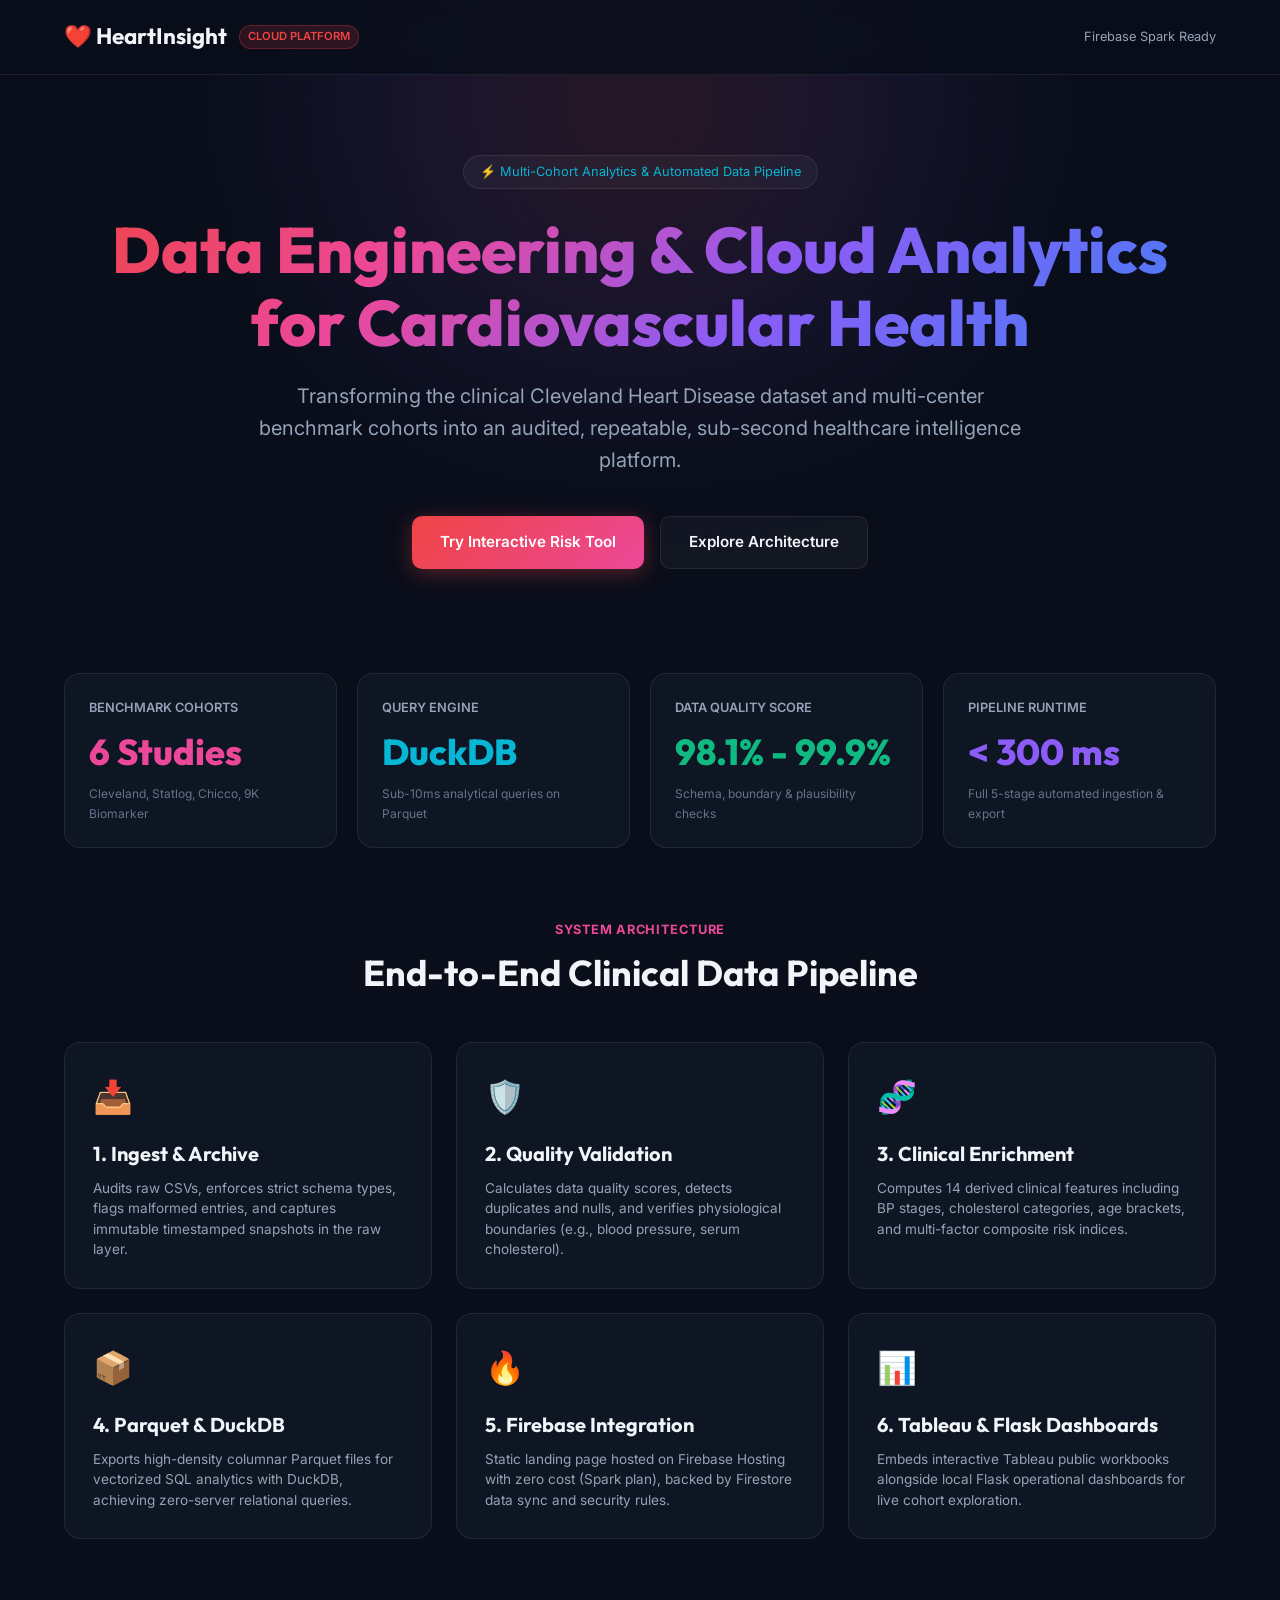
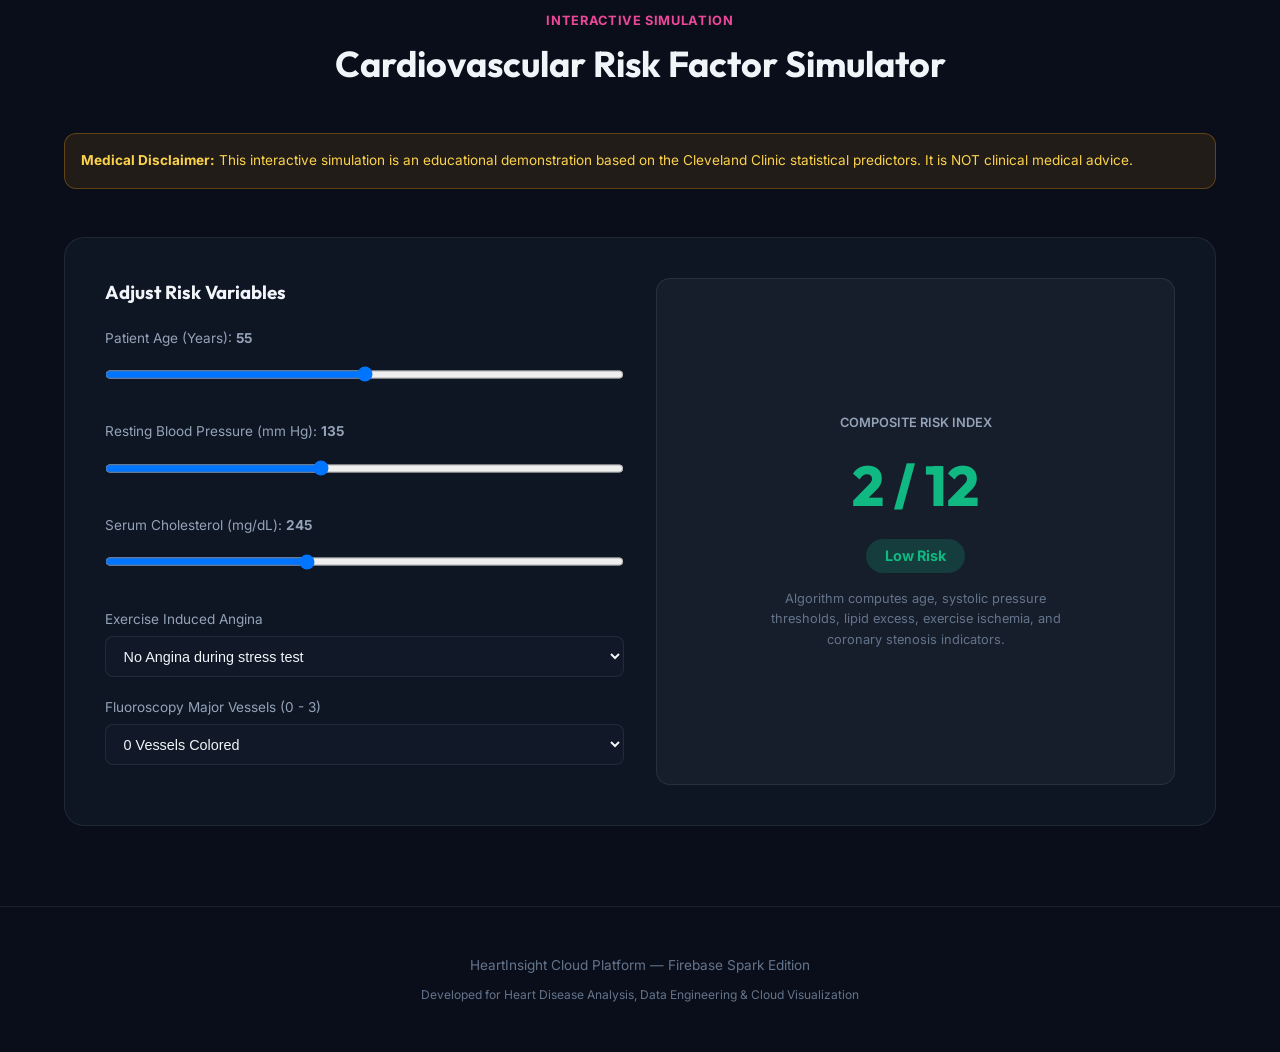
<file: HeartDisease/firebase/public/index.html>
<!DOCTYPE html>
<html lang="en">
<head>
    <meta charset="UTF-8">
    <meta name="viewport" content="width=device-width, initial-scale=1.0">
    <title>HeartInsight — Cloud Cardiovascular Analytics & Data Engineering Platform</title>
    <meta name="description" content="HeartInsight is a cloud-connected healthcare analytics and data engineering platform combining automated ETL pipelines, DuckDB analytical SQL, and interactive cardiology dashboards.">
    
    <!-- Google Fonts -->
    <link rel="preconnect" href="https://fonts.googleapis.com">
    <link rel="preconnect" href="https://fonts.gstatic.com" crossorigin>
    <link href="https://fonts.googleapis.com/css2?family=Inter:wght@300;400;500;600;700&family=Outfit:wght@400;600;700;800&display=swap" rel="stylesheet">

    <style>
        :root {
            --bg-primary: #0a0e1a;
            --bg-secondary: #111827;
            --bg-card: rgba(17, 24, 39, 0.75);
            --bg-glass: rgba(255, 255, 255, 0.04);
            --text-primary: #f1f5f9;
            --text-secondary: #94a3b8;
            --text-muted: #64748b;
            --accent-red: #ef4444;
            --accent-pink: #ec4899;
            --accent-purple: #8b5cf6;
            --accent-blue: #3b82f6;
            --accent-cyan: #06b6d4;
            --accent-green: #10b981;
            --accent-amber: #f59e0b;
            --gradient-hero: linear-gradient(135deg, #ef4444 0%, #ec4899 30%, #8b5cf6 60%, #3b82f6 100%);
            --gradient-card: linear-gradient(135deg, rgba(239, 68, 68, 0.1) 0%, rgba(139, 92, 246, 0.1) 100%);
            --border-color: rgba(255, 255, 255, 0.08);
            --font-heading: 'Outfit', sans-serif;
            --font-body: 'Inter', sans-serif;
        }

        * {
            margin: 0;
            padding: 0;
            box-sizing: border-box;
        }

        body {
            font-family: var(--font-body);
            background-color: var(--bg-primary);
            color: var(--text-primary);
            line-height: 1.6;
            overflow-x: hidden;
        }

        /* Ambient Glow Background */
        .ambient-glow {
            position: fixed;
            top: -200px;
            left: 50%;
            transform: translateX(-50%);
            width: 800px;
            height: 600px;
            background: radial-gradient(circle, rgba(239, 68, 68, 0.15) 0%, rgba(139, 92, 246, 0.1) 50%, transparent 80%);
            filter: blur(80px);
            z-index: -1;
            pointer-events: none;
        }

        /* Container */
        .container {
            max-width: 1200px;
            margin: 0 auto;
            padding: 0 1.5rem;
        }

        /* Navigation */
        nav {
            height: 75px;
            border-bottom: 1px solid var(--border-color);
            background: rgba(10, 14, 26, 0.85);
            backdrop-filter: blur(12px);
            position: sticky;
            top: 0;
            z-index: 100;
        }
        .nav-inner {
            display: flex;
            justify-content: space-between;
            align-items: center;
            height: 100%;
        }
        .brand {
            display: flex;
            align-items: center;
            gap: 0.75rem;
            text-decoration: none;
            color: var(--text-primary);
            font-family: var(--font-heading);
            font-size: 1.4rem;
            font-weight: 700;
        }
        .brand-pill {
            background: rgba(239, 68, 68, 0.15);
            color: var(--accent-red);
            font-size: 0.7rem;
            padding: 0.15rem 0.5rem;
            border-radius: 9999px;
            border: 1px solid rgba(239, 68, 68, 0.3);
            text-transform: uppercase;
            font-family: var(--font-body);
            font-weight: 600;
        }

        /* Hero */
        .hero {
            padding: 5rem 0 3rem;
            text-align: center;
        }
        .hero-badge {
            display: inline-flex;
            align-items: center;
            gap: 0.5rem;
            background: var(--bg-glass);
            border: 1px solid var(--border-color);
            padding: 0.35rem 1rem;
            border-radius: 9999px;
            font-size: 0.8rem;
            color: var(--accent-cyan);
            margin-bottom: 1.5rem;
        }
        h1 {
            font-family: var(--font-heading);
            font-size: clamp(2.5rem, 5vw, 4rem);
            font-weight: 800;
            line-height: 1.15;
            background: var(--gradient-hero);
            -webkit-background-clip: text;
            -webkit-text-fill-color: transparent;
            margin-bottom: 1.25rem;
        }
        .hero-subtitle {
            font-size: clamp(1rem, 2vw, 1.25rem);
            color: var(--text-secondary);
            max-width: 780px;
            margin: 0 auto 2.5rem;
        }
        .hero-actions {
            display: flex;
            gap: 1rem;
            justify-content: center;
            flex-wrap: wrap;
        }
        .btn {
            padding: 0.85rem 1.75rem;
            border-radius: 10px;
            font-weight: 600;
            text-decoration: none;
            transition: all 0.25s ease;
            font-size: 0.95rem;
            display: inline-flex;
            align-items: center;
            gap: 0.5rem;
        }
        .btn-primary {
            background: linear-gradient(135deg, #ef4444, #ec4899);
            color: white;
            box-shadow: 0 4px 20px rgba(239, 68, 68, 0.35);
        }
        .btn-primary:hover {
            transform: translateY(-2px);
            box-shadow: 0 6px 25px rgba(239, 68, 68, 0.5);
        }
        .btn-secondary {
            background: var(--bg-glass);
            border: 1px solid var(--border-color);
            color: var(--text-primary);
        }
        .btn-secondary:hover {
            background: rgba(255, 255, 255, 0.08);
            border-color: rgba(255, 255, 255, 0.2);
        }

        /* KPI Grid */
        .kpi-grid {
            display: grid;
            grid-template-columns: repeat(auto-fit, minmax(220px, 1fr));
            gap: 1.25rem;
            margin: 3.5rem 0;
        }
        .kpi-card {
            background: var(--bg-card);
            border: 1px solid var(--border-color);
            border-radius: 16px;
            padding: 1.5rem;
            backdrop-filter: blur(16px);
            position: relative;
            overflow: hidden;
            transition: transform 0.2s ease, border-color 0.2s ease;
        }
        .kpi-card:hover {
            transform: translateY(-3px);
            border-color: rgba(239, 68, 68, 0.3);
        }
        .kpi-title {
            font-size: 0.8rem;
            text-transform: uppercase;
            font-weight: 600;
            color: var(--text-secondary);
        }
        .kpi-value {
            font-size: 2.25rem;
            font-family: var(--font-heading);
            font-weight: 800;
            margin: 0.25rem 0;
        }
        .kpi-desc {
            font-size: 0.75rem;
            color: var(--text-muted);
        }

        /* Section Headings */
        .section-header {
            text-align: center;
            margin: 4.5rem 0 2.5rem;
        }
        .section-tag {
            color: var(--accent-pink);
            font-size: 0.8rem;
            font-weight: 700;
            text-transform: uppercase;
            letter-spacing: 0.05em;
        }
        .section-title {
            font-family: var(--font-heading);
            font-size: 2.25rem;
            font-weight: 700;
            margin-top: 0.25rem;
        }

        /* Architecture Section */
        .arch-grid {
            display: grid;
            grid-template-columns: repeat(auto-fit, minmax(300px, 1fr));
            gap: 1.5rem;
        }
        .arch-card {
            background: var(--bg-card);
            border: 1px solid var(--border-color);
            border-radius: 16px;
            padding: 1.75rem;
            backdrop-filter: blur(12px);
        }
        .arch-icon {
            font-size: 2rem;
            margin-bottom: 1rem;
        }
        .arch-card h3 {
            font-family: var(--font-heading);
            font-size: 1.25rem;
            margin-bottom: 0.5rem;
        }
        .arch-card p {
            font-size: 0.85rem;
            color: var(--text-secondary);
            line-height: 1.5;
        }

        /* Interactive Risk Tool */
        .tool-box {
            background: var(--bg-card);
            border: 1px solid var(--border-color);
            border-radius: 20px;
            padding: 2.5rem;
            margin: 3rem 0;
            display: grid;
            grid-template-columns: 1fr 1fr;
            gap: 2rem;
        }
        @media (max-width: 768px) {
            .tool-box { grid-template-columns: 1fr; }
        }
        .form-group {
            margin-bottom: 1.25rem;
        }
        .form-group label {
            display: block;
            font-size: 0.85rem;
            color: var(--text-secondary);
            margin-bottom: 0.35rem;
        }
        .form-control {
            width: 100%;
            background: var(--bg-secondary);
            border: 1px solid var(--border-color);
            border-radius: 8px;
            padding: 0.65rem 0.85rem;
            color: var(--text-primary);
            font-size: 0.9rem;
        }
        .result-panel {
            background: var(--bg-glass);
            border: 1px solid var(--border-color);
            border-radius: 14px;
            padding: 2rem;
            display: flex;
            flex-direction: column;
            justify-content: center;
            align-items: center;
            text-align: center;
        }
        .score-circle {
            font-size: 3.5rem;
            font-family: var(--font-heading);
            font-weight: 800;
            color: var(--accent-amber);
            margin: 0.5rem 0;
        }

        /* Footer */
        footer {
            border-top: 1px solid var(--border-color);
            padding: 3rem 0;
            margin-top: 5rem;
            text-align: center;
            font-size: 0.85rem;
            color: var(--text-muted);
        }
    </style>
</head>
<body>
    <div class="ambient-glow"></div>

    <!-- Navigation -->
    <nav>
        <div class="container nav-inner">
            <a href="#" class="brand">
                <span>❤️ HeartInsight</span>
                <span class="brand-pill">Cloud Platform</span>
            </a>
            <div style="display: flex; gap: 1rem; align-items: center;">
                <span style="font-size: 0.8rem; color: var(--text-secondary);">Firebase Spark Ready</span>
            </div>
        </div>
    </nav>

    <!-- Hero Section -->
    <section class="hero container">
        <div class="hero-badge">
            <span>⚡ Multi-Cohort Analytics & Automated Data Pipeline</span>
        </div>
        <h1>Data Engineering & Cloud Analytics<br>for Cardiovascular Health</h1>
        <p class="hero-subtitle">
            Transforming the clinical Cleveland Heart Disease dataset and multi-center benchmark cohorts into an audited, repeatable, sub-second healthcare intelligence platform.
        </p>
        <div class="hero-actions">
            <a href="#calculator" class="btn btn-primary">Try Interactive Risk Tool</a>
            <a href="#architecture" class="btn btn-secondary">Explore Architecture</a>
        </div>
    </section>

    <!-- KPI Metric Cards -->
    <section class="container">
        <div class="kpi-grid">
            <div class="kpi-card">
                <div class="kpi-title">Benchmark Cohorts</div>
                <div class="kpi-value" style="color: var(--accent-pink);">6 Studies</div>
                <div class="kpi-desc">Cleveland, Statlog, Chicco, 9K Biomarker</div>
            </div>
            <div class="kpi-card">
                <div class="kpi-title">Query Engine</div>
                <div class="kpi-value" style="color: var(--accent-cyan);">DuckDB</div>
                <div class="kpi-desc">Sub-10ms analytical queries on Parquet</div>
            </div>
            <div class="kpi-card">
                <div class="kpi-title">Data Quality Score</div>
                <div class="kpi-value" style="color: var(--accent-green);">98.1% - 99.9%</div>
                <div class="kpi-desc">Schema, boundary & plausibility checks</div>
            </div>
            <div class="kpi-card">
                <div class="kpi-title">Pipeline Runtime</div>
                <div class="kpi-value" style="color: var(--accent-purple);">&lt; 300 ms</div>
                <div class="kpi-desc">Full 5-stage automated ingestion & export</div>
            </div>
        </div>
    </section>

    <!-- Architecture Section -->
    <section id="architecture" class="container">
        <div class="section-header">
            <div class="section-tag">System Architecture</div>
            <h2 class="section-title">End-to-End Clinical Data Pipeline</h2>
        </div>

        <div class="arch-grid">
            <div class="arch-card">
                <div class="arch-icon">📥</div>
                <h3>1. Ingest & Archive</h3>
                <p>Audits raw CSVs, enforces strict schema types, flags malformed entries, and captures immutable timestamped snapshots in the raw layer.</p>
            </div>
            <div class="arch-card">
                <div class="arch-icon">🛡️</div>
                <h3>2. Quality Validation</h3>
                <p>Calculates data quality scores, detects duplicates and nulls, and verifies physiological boundaries (e.g., blood pressure, serum cholesterol).</p>
            </div>
            <div class="arch-card">
                <div class="arch-icon">🧬</div>
                <h3>3. Clinical Enrichment</h3>
                <p>Computes 14 derived clinical features including BP stages, cholesterol categories, age brackets, and multi-factor composite risk indices.</p>
            </div>
            <div class="arch-card">
                <div class="arch-icon">📦</div>
                <h3>4. Parquet & DuckDB</h3>
                <p>Exports high-density columnar Parquet files for vectorized SQL analytics with DuckDB, achieving zero-server relational queries.</p>
            </div>
            <div class="arch-card">
                <div class="arch-icon">🔥</div>
                <h3>5. Firebase Integration</h3>
                <p>Static landing page hosted on Firebase Hosting with zero cost (Spark plan), backed by Firestore data sync and security rules.</p>
            </div>
            <div class="arch-card">
                <div class="arch-icon">📊</div>
                <h3>6. Tableau & Flask Dashboards</h3>
                <p>Embeds interactive Tableau public workbooks alongside local Flask operational dashboards for live cohort exploration.</p>
            </div>
        </div>
    </section>

    <!-- Interactive Risk Assessment Tool -->
    <section id="calculator" class="container">
        <div class="section-header">
            <div class="section-tag">Interactive Simulation</div>
            <h2 class="section-title">Cardiovascular Risk Factor Simulator</h2>
        </div>

        <div style="background: rgba(245, 158, 11, 0.1); border: 1px solid rgba(245, 158, 11, 0.3); border-radius: 12px; padding: 1rem; margin-bottom: 1.5rem; font-size: 0.85rem; color: #fcd34d;">
            <strong>Medical Disclaimer:</strong> This interactive simulation is an educational demonstration based on the Cleveland Clinic statistical predictors. It is NOT clinical medical advice.
        </div>

        <div class="tool-box">
            <div>
                <h3 style="font-family: var(--font-heading); margin-bottom: 1.25rem;">Adjust Risk Variables</h3>
                
                <div class="form-group">
                    <label>Patient Age (Years): <strong id="val_age">55</strong></label>
                    <input type="range" id="input_age" class="form-control" min="25" max="85" value="55" oninput="runSim()">
                </div>

                <div class="form-group">
                    <label>Resting Blood Pressure (mm Hg): <strong id="val_bp">135</strong></label>
                    <input type="range" id="input_bp" class="form-control" min="90" max="200" value="135" oninput="runSim()">
                </div>

                <div class="form-group">
                    <label>Serum Cholesterol (mg/dL): <strong id="val_chol">245</strong></label>
                    <input type="range" id="input_chol" class="form-control" min="120" max="450" value="245" oninput="runSim()">
                </div>

                <div class="form-group">
                    <label>Exercise Induced Angina</label>
                    <select id="input_exang" class="form-control" onchange="runSim()">
                        <option value="0">No Angina during stress test</option>
                        <option value="1">Yes, Angina experienced</option>
                    </select>
                </div>

                <div class="form-group">
                    <label>Fluoroscopy Major Vessels (0 - 3)</label>
                    <select id="input_ca" class="form-control" onchange="runSim()">
                        <option value="0">0 Vessels Colored</option>
                        <option value="1">1 Vessel Colored</option>
                        <option value="2">2 Vessels Colored</option>
                        <option value="3">3 Vessels Colored</option>
                    </select>
                </div>
            </div>

            <div class="result-panel">
                <span style="font-size: 0.8rem; text-transform: uppercase; color: var(--text-secondary); font-weight: 600;">Composite Risk Index</span>
                <div class="score-circle" id="sim_score">3 / 12</div>
                <div id="sim_badge" style="padding: 0.35rem 1.2rem; border-radius: 9999px; font-weight: 700; font-size: 0.9rem; background: rgba(245, 158, 11, 0.2); color: var(--accent-amber); margin-bottom: 1rem;">
                    Moderate Risk
                </div>
                <p style="font-size: 0.8rem; color: var(--text-muted); max-width: 320px;">
                    Algorithm computes age, systolic pressure thresholds, lipid excess, exercise ischemia, and coronary stenosis indicators.
                </p>
            </div>
        </div>
    </section>

    <!-- Footer -->
    <footer>
        <div class="container">
            <p>HeartInsight Cloud Platform — Firebase Spark Edition</p>
            <p style="margin-top: 0.5rem; font-size: 0.75rem;">Developed for Heart Disease Analysis, Data Engineering & Cloud Visualization</p>
        </div>
    </footer>

    <script>
        function runSim() {
            const age = parseInt(document.getElementById('input_age').value);
            const bp = parseInt(document.getElementById('input_bp').value);
            const chol = parseInt(document.getElementById('input_chol').value);
            const exang = parseInt(document.getElementById('input_exang').value);
            const ca = parseInt(document.getElementById('input_ca').value);

            document.getElementById('val_age').innerText = age;
            document.getElementById('val_bp').innerText = bp;
            document.getElementById('val_chol').innerText = chol;

            let score = 0;
            if (age > 50) score += 1;
            if (bp >= 140) score += 1;
            if (chol >= 240) score += 1;
            if (exang === 1) score += 2;
            score += ca;

            document.getElementById('sim_score').innerText = score + ' / 12';
            const badge = document.getElementById('sim_badge');
            const scoreEl = document.getElementById('sim_score');

            if (score <= 2) {
                badge.innerText = 'Low Risk';
                badge.style.background = 'rgba(16, 185, 129, 0.2)';
                badge.style.color = 'var(--accent-green)';
                scoreEl.style.color = 'var(--accent-green)';
            } else if (score <= 5) {
                badge.innerText = 'Moderate Risk';
                badge.style.background = 'rgba(245, 158, 11, 0.2)';
                badge.style.color = 'var(--accent-amber)';
                scoreEl.style.color = 'var(--accent-amber)';
            } else if (score <= 8) {
                badge.innerText = 'High Risk';
                badge.style.background = 'rgba(239, 68, 68, 0.2)';
                badge.style.color = 'var(--accent-red)';
                scoreEl.style.color = 'var(--accent-red)';
            } else {
                badge.innerText = 'Very High Risk';
                badge.style.background = 'rgba(236, 72, 153, 0.2)';
                badge.style.color = 'var(--accent-pink)';
                scoreEl.style.color = 'var(--accent-pink)';
            }
        }
        runSim();
    </script>
</body>
</html>
</file>
